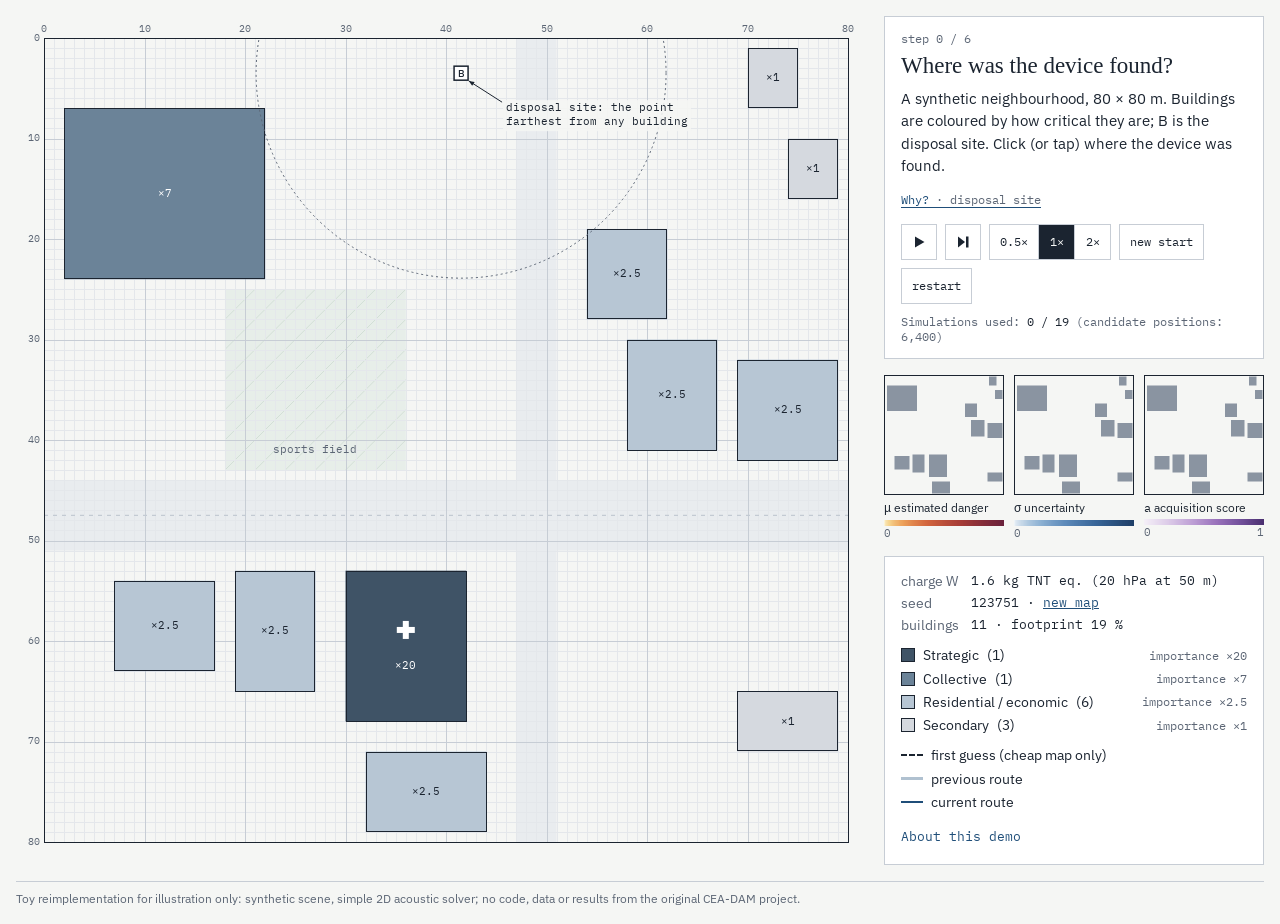
<file: demo/index.html>
<!doctype html>
<html lang="en">
<head>
<meta charset="utf-8">
<meta name="viewport" content="width=device-width, initial-scale=1">
<title>Blast-aware routing</title>
<meta name="description" content="Interactive proof of concept: route planning under blast-exposure constraints, with a cheap surrogate, a few simulations and Bayesian optimisation, all in the browser.">
<link rel="preload" href="fonts/ibm-plex-sans-latin-500-normal.woff2" as="font" type="font/woff2" crossorigin>
<link rel="preload" href="fonts/ibm-plex-mono-latin-400-normal.woff2" as="font" type="font/woff2" crossorigin>
<link rel="icon" href="data:,">
<link rel="stylesheet" href="style.css">
<script>
  // ?theme=light|dark lets an embedding page force the theme before the first paint
  (function () {
    var t = new URLSearchParams(location.search).get('theme');
    if (t === 'light' || t === 'dark') document.documentElement.setAttribute('data-theme', t);
  })();
</script>
</head>
<body>
<div class="app">
  <div class="stage">
    <div class="map-wrap" id="mapWrap">
      <canvas id="map" tabindex="0" role="img" aria-label="Map of a synthetic neighbourhood. Use the arrow keys to move the cursor and Enter to place the device." aria-describedby="mapHelp"></canvas>
      <p class="sr-only" id="mapHelp">Arrow keys move the cursor on the map, Enter places the device. Space plays or pauses, the right arrow key steps forward when the map is not focused.</p>
      <div class="tip" id="tip" hidden></div>
      <div class="busy" id="busy" hidden>computing…</div>
    </div>
  </div>

  <div class="side">
    <section class="panel narr" aria-labelledby="stepTitle">
      <div class="stepline"><span id="stepNo">step 0 / 6</span><span id="stepIter"></span></div>
      <h1 id="stepTitle">Loading…</h1>
      <p id="stepBody" aria-live="polite"></p>
      <button class="why" id="why" type="button" aria-expanded="false" aria-controls="whyText">Why? <span class="term" id="whyTerm"></span></button>
      <p class="whytext" id="whyText" hidden></p>
      <div id="summary" hidden></div>
      <div class="controls" role="toolbar" aria-label="Playback">
        <button class="btn" id="play" type="button" aria-label="Pause" title="Play / pause (space)">
          <svg viewBox="0 0 14 14" aria-hidden="true" id="iconPause"><rect x="2" y="1.5" width="3.5" height="11"/><rect x="8.5" y="1.5" width="3.5" height="11"/></svg>
          <svg viewBox="0 0 14 14" aria-hidden="true" id="iconPlay" hidden><path d="M3 1.5 L12.5 7 L3 12.5 Z"/></svg>
        </button>
        <button class="btn" id="step" type="button" aria-label="Step forward" title="Step forward (→)">
          <svg viewBox="0 0 14 14" aria-hidden="true"><path d="M2 1.5 L9 7 L2 12.5 Z"/><rect x="10" y="1.5" width="2.5" height="11"/></svg>
        </button>
        <div class="seg" role="group" aria-label="Playback speed">
          <button type="button" data-speed="0.5" aria-pressed="false">0.5×</button>
          <button type="button" data-speed="1" aria-pressed="true">1×</button>
          <button type="button" data-speed="2" aria-pressed="false">2×</button>
        </div>
        <button class="btn" id="replay" type="button" title="New random map, then choose where the device was found">new start</button>
        <button class="btn" id="restart" type="button" title="Run again from the beginning">restart</button>
      </div>
      <p class="counter" id="counter"></p>
    </section>

    <section class="minis" id="minis" aria-label="Model maps">
      <figure id="figMu">
        <canvas class="mini" id="miniMu" role="img" aria-label="Estimated danger map"></canvas>
        <figcaption><b>μ</b> estimated danger
          <canvas class="leg" id="legMu" aria-hidden="true"></canvas>
          <span class="ticks"><span>0</span><span id="maxMu"></span></span></figcaption>
      </figure>
      <figure id="figSigma">
        <canvas class="mini" id="miniSigma" role="img" aria-label="Uncertainty map"></canvas>
        <figcaption><b>σ</b> uncertainty
          <canvas class="leg" id="legSigma" aria-hidden="true"></canvas>
          <span class="ticks"><span>0</span><span id="maxSigma"></span></span></figcaption>
      </figure>
      <figure id="figAcq">
        <canvas class="mini" id="miniAcq" role="img" aria-label="Acquisition score map"></canvas>
        <figcaption><b>a</b> acquisition score
          <canvas class="leg" id="legAcq" aria-hidden="true"></canvas>
          <span class="ticks"><span>0</span><span>1</span></span></figcaption>
      </figure>
    </section>

    <section class="panel info" aria-label="Scene information">
      <dl class="facts">
        <dt>charge W</dt><dd id="factW"></dd>
        <dt>seed</dt><dd><span id="factSeed"></span> · <a href="#" id="newMap">new map</a></dd>
        <dt>buildings</dt><dd id="factBld"></dd>
      </dl>
      <ul class="legend" id="legendCats"></ul>
      <ul class="legend">
        <li><span class="ln kb"></span>first guess (cheap map only)</li>
        <li><span class="ln ghost"></span>previous route</li>
        <li><span class="ln"></span>current route</li>
      </ul>
      <details>
        <summary>About this demo</summary>
        <p>A device that may detonate has to be moved from A to the disposal site B. The best route is the one that minimises the damage an accidental detonation along the way would cause to the buildings around it, weighted by how critical they are.</p>
        <p>The pipeline has three layers, as in the original project: a cheap empirical blast law with building masking (Kinney–Graham, a Kingery–Bulmash-type scaled-distance law); a Gaussian process that learns only the residual between a simulator and that law, with an acquisition rule that picks the few positions worth simulating for the current route; and a Delta-Stepping shortest-path search on the corrected danger map.</p>
        <p>The simulator here is a toy oracle: a linear 2D acoustic wave solver (no shocks), calibrated so that in open space it reproduces the blast law exactly. It differs from the law only through reflections, diffraction and shadowing, which is what the Gaussian process has to learn.</p>
        <p class="muted" id="aboutNumbers"></p>
        <p class="muted" id="disclaimerFull"></p>
      </details>
    </section>
  </div>

  <footer class="foot" id="foot">Toy reimplementation for illustration only: synthetic scene, simple 2D acoustic solver; no code, data or results from the original CEA-DAM project.</footer>
</div>
<script type="module" src="js/main.js"></script>
</body>
</html>
</file>
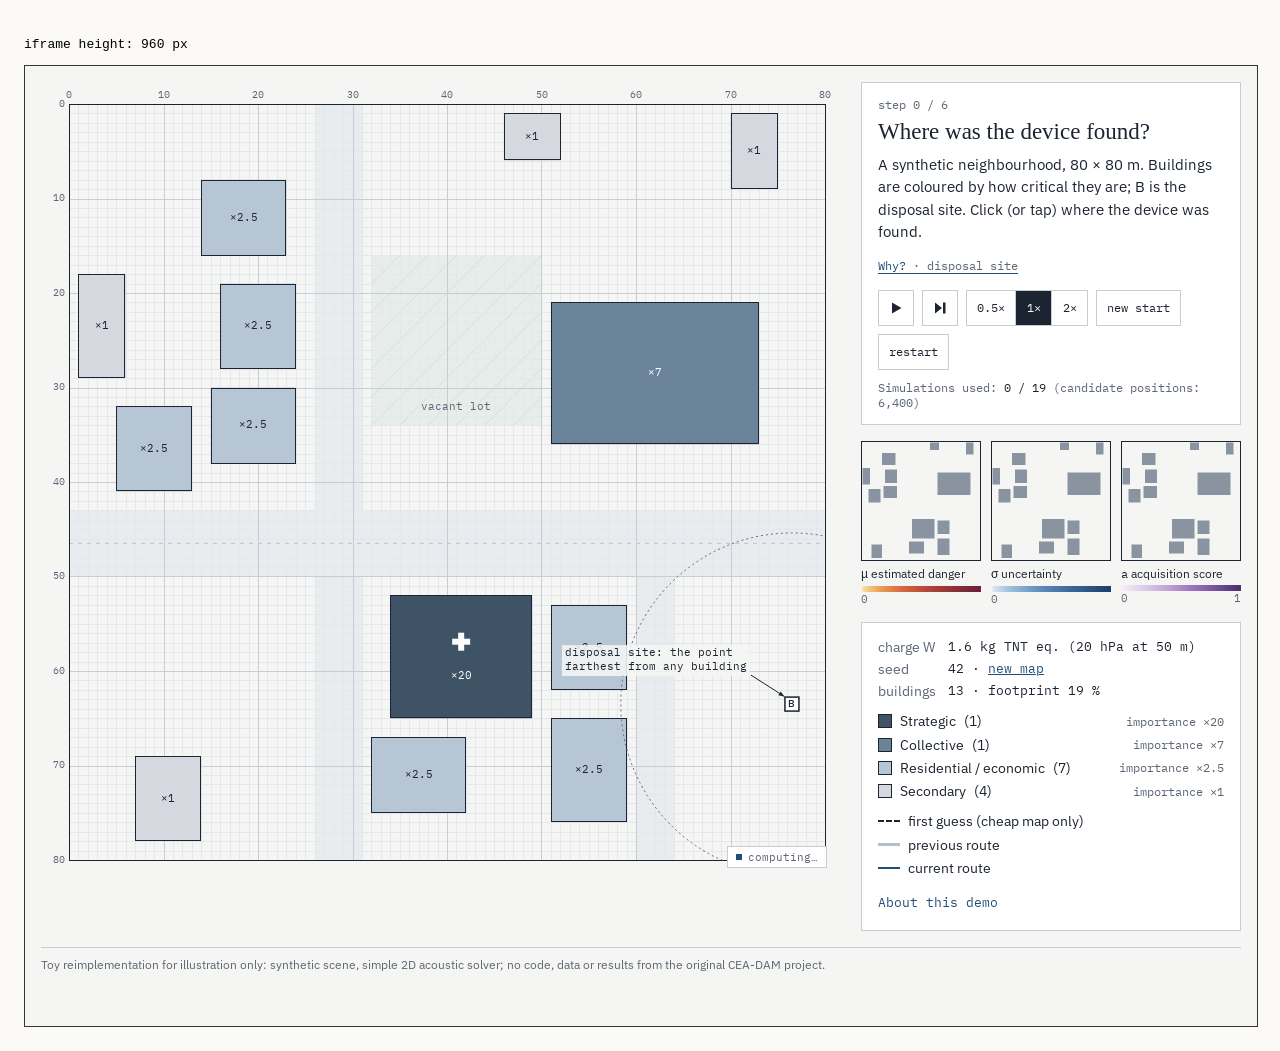
<file: demo/tests/embed.html>
<!doctype html>
<html lang="en">
<head>
<meta charset="utf-8">
<meta name="viewport" content="width=device-width, initial-scale=1">
<title>Embed check</title>
<!-- Checks the demo inside an iframe, as the portfolio will embed it (see README, "Embedding"). -->
<style>body { margin: 0; padding: 24px; background: #FBFAF7; font: 13px monospace; } iframe { display: block; width: 100%; height: 960px; border: 1px solid #333539; }</style>
</head>
<body>
<p>iframe height: <span id="h">–</span></p>
<iframe id="blast-demo" src="../?seed=42&amp;theme=light" title="Blast-aware route planning, interactive demo" loading="lazy"></iframe>
<script>
  addEventListener('message', e => {
    const f = document.getElementById('blast-demo');
    if (f && e.source === f.contentWindow && e.data && e.data.type === 'blast-demo:height') {
      f.style.height = e.data.height + 'px';
      document.getElementById('h').textContent = e.data.height + ' px';
    }
  });
</script>
</body>
</html>
</file>
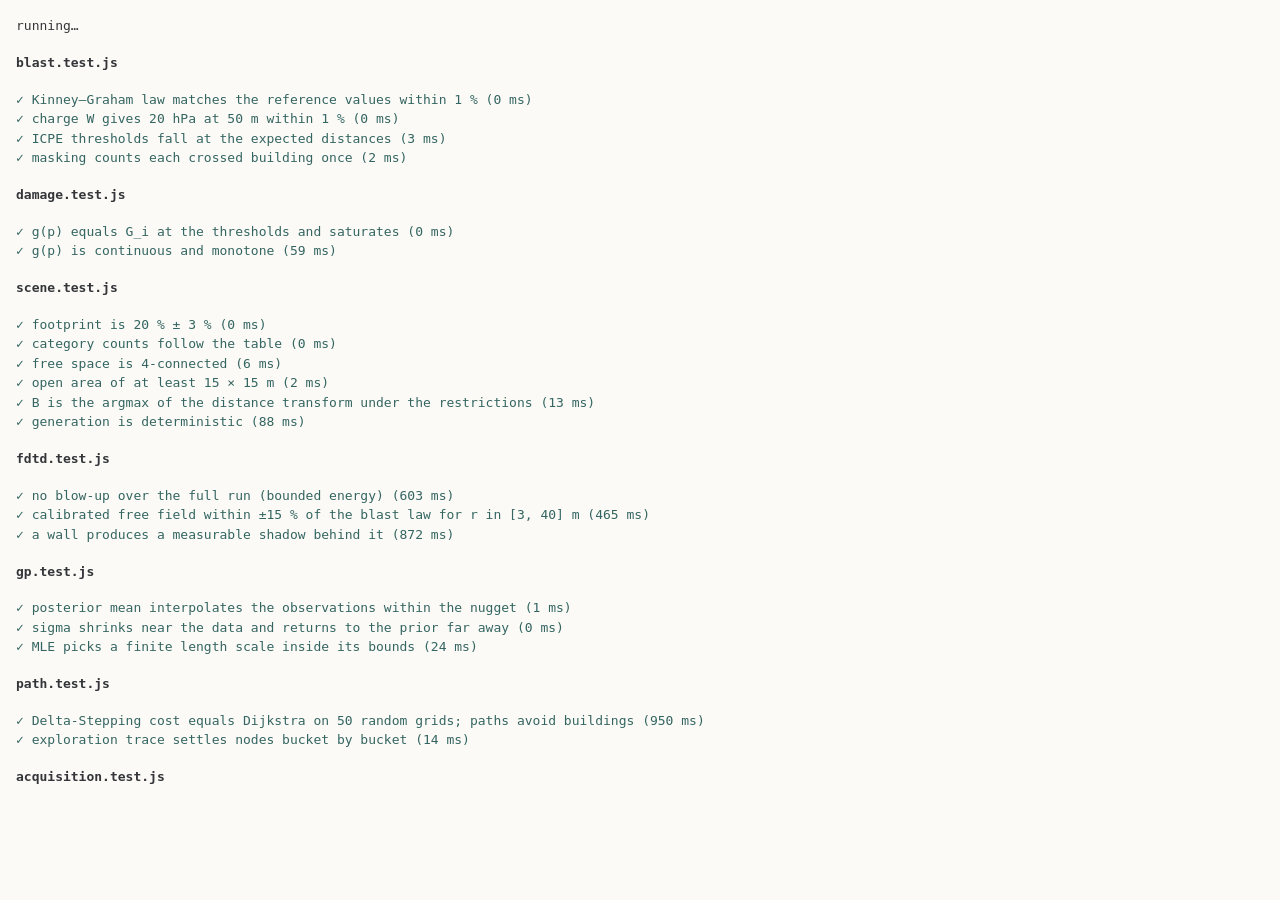
<file: demo/tests/run.html>
<!doctype html>
<html lang="en">
<head>
<meta charset="utf-8">
<meta name="viewport" content="width=device-width, initial-scale=1">
<title>Demo tests</title>
<!-- Runs the same *.test.js files as `node --test`, in a browser, by mapping the two
     node: modules they import onto small shims. Serve the repo root over HTTP first. -->
<script type="importmap">
{ "imports": { "node:test": "./shim/node-test.js", "node:assert/strict": "./shim/assert.js" } }
</script>
<style>
  body { font: 13px/1.5 ui-monospace, monospace; margin: 16px; background: #FBFAF7; color: #333539; }
  .ok { color: #346560; } .ko { color: #a33; } pre { white-space: pre-wrap; margin: 0 0 8px 2ch; }
</style>
</head>
<body>
<p id="sum">running…</p>
<div id="out"></div>
<script type="module">
  import { runAll } from './shim/node-test.js';
  const files = ['blast', 'damage', 'scene', 'fdtd', 'gp', 'path', 'acquisition', 'pipeline', 'design', 'export', 'share'];
  const only = new URLSearchParams(location.search).get('only');
  const out = document.getElementById('out');
  let pass = 0, failn = 0;
  for (const f of files) {
    if (only && !only.split(',').includes(f)) continue;
    const h = document.createElement('h4'); h.textContent = f + '.test.js'; out.append(h);
    try { await import(`./${f}.test.js`); }
    catch (e) { out.insertAdjacentHTML('beforeend', `<div class="ko">failed to load: ${e.message}</div>`); failn++; continue; }
    await runAll(r => {
      r.ok ? pass++ : failn++;
      const d = document.createElement('div');
      d.className = r.ok ? 'ok' : 'ko';
      d.textContent = `${r.ok ? '✓' : '✗'} ${r.name} (${r.ms.toFixed(0)} ms)`;
      out.append(d);
      if (!r.ok) { const p = document.createElement('pre'); p.textContent = r.err?.stack || String(r.err); out.append(p); }
    });
  }
  document.getElementById('sum').textContent = `${pass} passed, ${failn} failed`;
  window.__testsDone = { pass, fail: failn };
</script>
</body>
</html>
</file>
<file: demo/style.css>
/* Blast-aware route planning demo. Self-contained: does not rely on the parent page. */

@font-face { font-family: 'IBM Plex Sans'; src: url(fonts/ibm-plex-sans-latin-400-normal.woff2) format('woff2'); font-weight: 400; font-display: swap; }
@font-face { font-family: 'IBM Plex Sans'; src: url(fonts/ibm-plex-sans-latin-500-normal.woff2) format('woff2'); font-weight: 500; font-display: swap; }
@font-face { font-family: 'IBM Plex Mono'; src: url(fonts/ibm-plex-mono-latin-400-normal.woff2) format('woff2'); font-weight: 400; font-display: swap; }

:root {
  --scheme: light;
  --font-sans: 'IBM Plex Sans', system-ui, -apple-system, 'Segoe UI', sans-serif;
  --font-mono: 'IBM Plex Mono', ui-monospace, 'SFMono-Regular', Menlo, monospace;
  --font-serif: Georgia, 'Iowan Old Style', 'Palatino Linotype', 'Times New Roman', serif;

  --bg: #F5F6F4;
  --surface: #FFFFFF;
  --line: #E4E7EB;
  --line-strong: #C7CDD5;
  --ink: #1B2430;
  --muted: #5C6675;
  --accent: #1F4E79;
  --accent-soft: rgba(31, 78, 121, 0.10);

  --road: #E9ECEF;
  --road-mark: #C3CAD3;
  --field: #E7EEE9;
  --field-mark: #D2DFD6;
  --cat1: #D5D9DF;   /* secondary: light grey */
  --cat2: #B7C6D4;   /* residential / economic: pale steel */
  --cat3: #6B8398;   /* collective: slate */
  --cat4: #3F5366;   /* strategic: dark navy */
  --mini-bld: #8A94A1;
  --warm: #B5452F;
  --cool: #2B6CB0;
}

@media (prefers-color-scheme: dark) {
  :root:not([data-theme="light"]) {
    --scheme: dark;
    --bg: #121518; --surface: #1B2026; --line: #232A31; --line-strong: #3A434D;
    --ink: #E3E8EE; --muted: #9AA5B1; --accent: #8DB8E0; --accent-soft: rgba(141, 184, 224, 0.14);
    --road: #1A1F25; --road-mark: #39424C; --field: #1A241F; --field-mark: #25332B;
    --cat1: #424A54; --cat2: #5A6B7D; --cat3: #7D96AD; --cat4: #B9CCDD;
    --mini-bld: #5E6873; --warm: #F08C6A; --cool: #8DB8E0;
  }
}
:root[data-theme="dark"] {
  --scheme: dark;
  --bg: #121518; --surface: #1B2026; --line: #232A31; --line-strong: #3A434D;
  --ink: #E3E8EE; --muted: #9AA5B1; --accent: #8DB8E0; --accent-soft: rgba(141, 184, 224, 0.14);
  --road: #1A1F25; --road-mark: #39424C; --field: #1A241F; --field-mark: #25332B;
  --cat1: #424A54; --cat2: #5A6B7D; --cat3: #7D96AD; --cat4: #B9CCDD;
  --mini-bld: #5E6873; --warm: #F08C6A; --cool: #8DB8E0;
}

* { box-sizing: border-box; }
[hidden] { display: none !important; }
html { background: var(--bg); }
body {
  margin: 0; background: var(--bg); color: var(--ink);
  font: 15px/1.5 var(--font-sans);
  -webkit-font-smoothing: antialiased;
}
button { font: inherit; color: inherit; }
:focus-visible { outline: 2px solid var(--accent); outline-offset: 2px; }
.mono { font-family: var(--font-mono); }

.app {
  display: grid;
  grid-template-columns: minmax(0, 1fr) minmax(290px, 380px);
  gap: 16px 24px;
  max-width: 1400px;
  margin: 0 auto;
  padding: 16px;
}

/* ---------- map ---------- */
.stage { min-width: 0; }
.map-wrap { position: relative; width: min(100%, max(320px, calc(100vh - 48px))); }
#map { display: block; width: 100%; aspect-ratio: 1; cursor: crosshair; touch-action: manipulation; }
#map:focus-visible { outline-offset: -2px; }
.map-wrap.shake { animation: shake 0.36s ease-out; }
@keyframes shake { 20% { transform: translateX(-6px); } 45% { transform: translateX(5px); } 70% { transform: translateX(-3px); } 100% { transform: none; } }

.tip {
  position: absolute; z-index: 2; pointer-events: none;
  background: var(--surface); border: 1px solid var(--line-strong);
  font: 11.5px/1.45 var(--font-mono); padding: 6px 8px; white-space: nowrap;
}
.tip b { font-weight: 400; color: var(--muted); }
.busy {
  position: absolute; right: 10px; bottom: 10px; z-index: 2;
  font: 11px var(--font-mono); color: var(--muted);
  background: var(--surface); border: 1px solid var(--line-strong); padding: 3px 8px;
  display: inline-flex; align-items: center; gap: 6px;
}
.busy::before { content: ''; width: 6px; height: 6px; background: var(--accent); animation: blink 1s ease-in-out infinite; }
@keyframes blink { 50% { opacity: 0.2; } }

/* ---------- side column ---------- */
.side { min-width: 0; display: flex; flex-direction: column; gap: 16px; }
.panel { border: 1px solid var(--line-strong); background: var(--surface); padding: 14px 16px; }

.stepline { display: flex; justify-content: space-between; font: 11.5px var(--font-mono); color: var(--muted); }
.narr h1 { font-family: var(--font-serif); font-size: 23px; line-height: 1.2; font-weight: 400; margin: 6px 0 8px; letter-spacing: 0; }
.narr p { margin: 0 0 8px; }
#stepBody { min-height: 4.5em; }
.why {
  background: none; border: none; padding: 0; cursor: pointer;
  font: 12px var(--font-mono); color: var(--accent); text-decoration: underline; text-underline-offset: 3px;
  min-height: 28px;
}
.why .term { color: var(--muted); text-decoration: none; }
.whytext { font-size: 13.5px; color: var(--muted); border-left: 2px solid var(--accent); padding-left: 10px; }

.controls { display: flex; flex-wrap: wrap; gap: 8px; align-items: center; margin-top: 10px; }
.btn, .seg button {
  min-height: 36px; min-width: 36px; padding: 0 10px;
  background: var(--surface); border: 1px solid var(--line-strong); cursor: pointer;
  font: 12px var(--font-mono); display: inline-flex; align-items: center; justify-content: center; gap: 6px;
  transition: color 0.2s ease-out, border-color 0.2s ease-out;
}
.btn:hover, .seg button:hover { color: var(--accent); border-color: var(--accent); }
.btn svg { width: 14px; height: 14px; fill: currentColor; }
.btn:disabled { opacity: 0.4; cursor: default; }
.seg { display: inline-flex; }
.seg button + button { border-left: none; }
.seg button[aria-pressed="true"] { background: var(--ink); color: var(--bg); }
.seg button[aria-pressed="true"]:hover { color: var(--bg); }
.counter { font: 12px var(--font-mono); color: var(--muted); margin: 10px 0 0 !important; }
.counter b { color: var(--ink); font-weight: 400; }

.summary { margin: 4px 0 8px; display: grid; grid-template-columns: auto 1fr; gap: 3px 14px; font-size: 13.5px; }
.summary dt { color: var(--muted); }
.summary dd { margin: 0; font-family: var(--font-mono); font-size: 13px; }
.real { font-size: 13.5px; border-top: 1px solid var(--line-strong); padding-top: 8px; }

/* ---------- mini-maps ---------- */
.minis { display: grid; grid-template-columns: repeat(3, minmax(0, 1fr)); gap: 10px; }
.minis figure { margin: 0; min-width: 0; }
.minis canvas.mini { display: block; width: 100%; aspect-ratio: 1; }
.minis figcaption { font-size: 12px; line-height: 1.3; margin-top: 5px; }
.minis figcaption b { font: 12px var(--font-mono); }
.minis .pulse canvas.mini { animation: glow 0.9s ease-out 2; }
@keyframes glow { 50% { box-shadow: 0 0 0 3px var(--accent); } }
canvas.leg { display: block; width: 100%; height: 6px; margin-top: 4px; }
.ticks { display: flex; justify-content: space-between; font: 10.5px var(--font-mono); color: var(--muted); }

/* ---------- info ---------- */
.info { font-size: 13.5px; }
.facts { display: grid; grid-template-columns: auto 1fr; gap: 2px 12px; margin: 0 0 10px; }
.facts dt { color: var(--muted); }
.facts dd { margin: 0; font-family: var(--font-mono); font-size: 12.5px; }
.facts a { color: var(--accent); }
.legend { list-style: none; padding: 0; margin: 0 0 10px; display: grid; gap: 3px; }
.legend li { display: flex; align-items: center; gap: 8px; }
.sw { width: 14px; height: 14px; border: 1px solid var(--ink); flex: none; }
.ln { width: 22px; height: 0; border-top: 2px solid var(--accent); flex: none; }
.ln.kb { border-top: 2px dashed var(--ink); }
.ln.ghost { opacity: 0.35; border-top-width: 3px; }
.legend .imp { margin-left: auto; font: 12px var(--font-mono); color: var(--muted); }
details summary { cursor: pointer; font: 12.5px var(--font-mono); color: var(--accent); min-height: 28px; display: flex; align-items: center; }
details p { margin: 6px 0; color: var(--ink); }
details .muted { color: var(--muted); }

.foot { grid-column: 1 / -1; font-size: 12px; color: var(--muted); border-top: 1px solid var(--line-strong); padding-top: 8px; }

.sr-only { position: absolute; width: 1px; height: 1px; overflow: hidden; clip: rect(0 0 0 0); white-space: nowrap; }

/* ---------- narrow: stacked ---------- */
@media (max-width: 860px) {
  .app { grid-template-columns: minmax(0, 1fr) 290px; gap: 14px 16px; }
}
@media (max-width: 700px) {
  .app { grid-template-columns: minmax(0, 1fr); padding: 12px 16px; }
  .map-wrap { width: 100%; }
  .minis { display: flex; overflow-x: auto; scroll-snap-type: x mandatory; padding-bottom: 6px; }
  .minis figure { flex: 0 0 min(62%, 260px); scroll-snap-align: start; }
  .btn, .seg button { min-height: 44px; min-width: 44px; }
  .why, details summary { min-height: 44px; }
  .narr h1 { font-size: 20px; }
}

@media (prefers-reduced-motion: reduce) {
  *, *::before, *::after { animation-duration: 0.01ms !important; animation-iteration-count: 1 !important; transition-duration: 0.01ms !important; }
}
</file>
